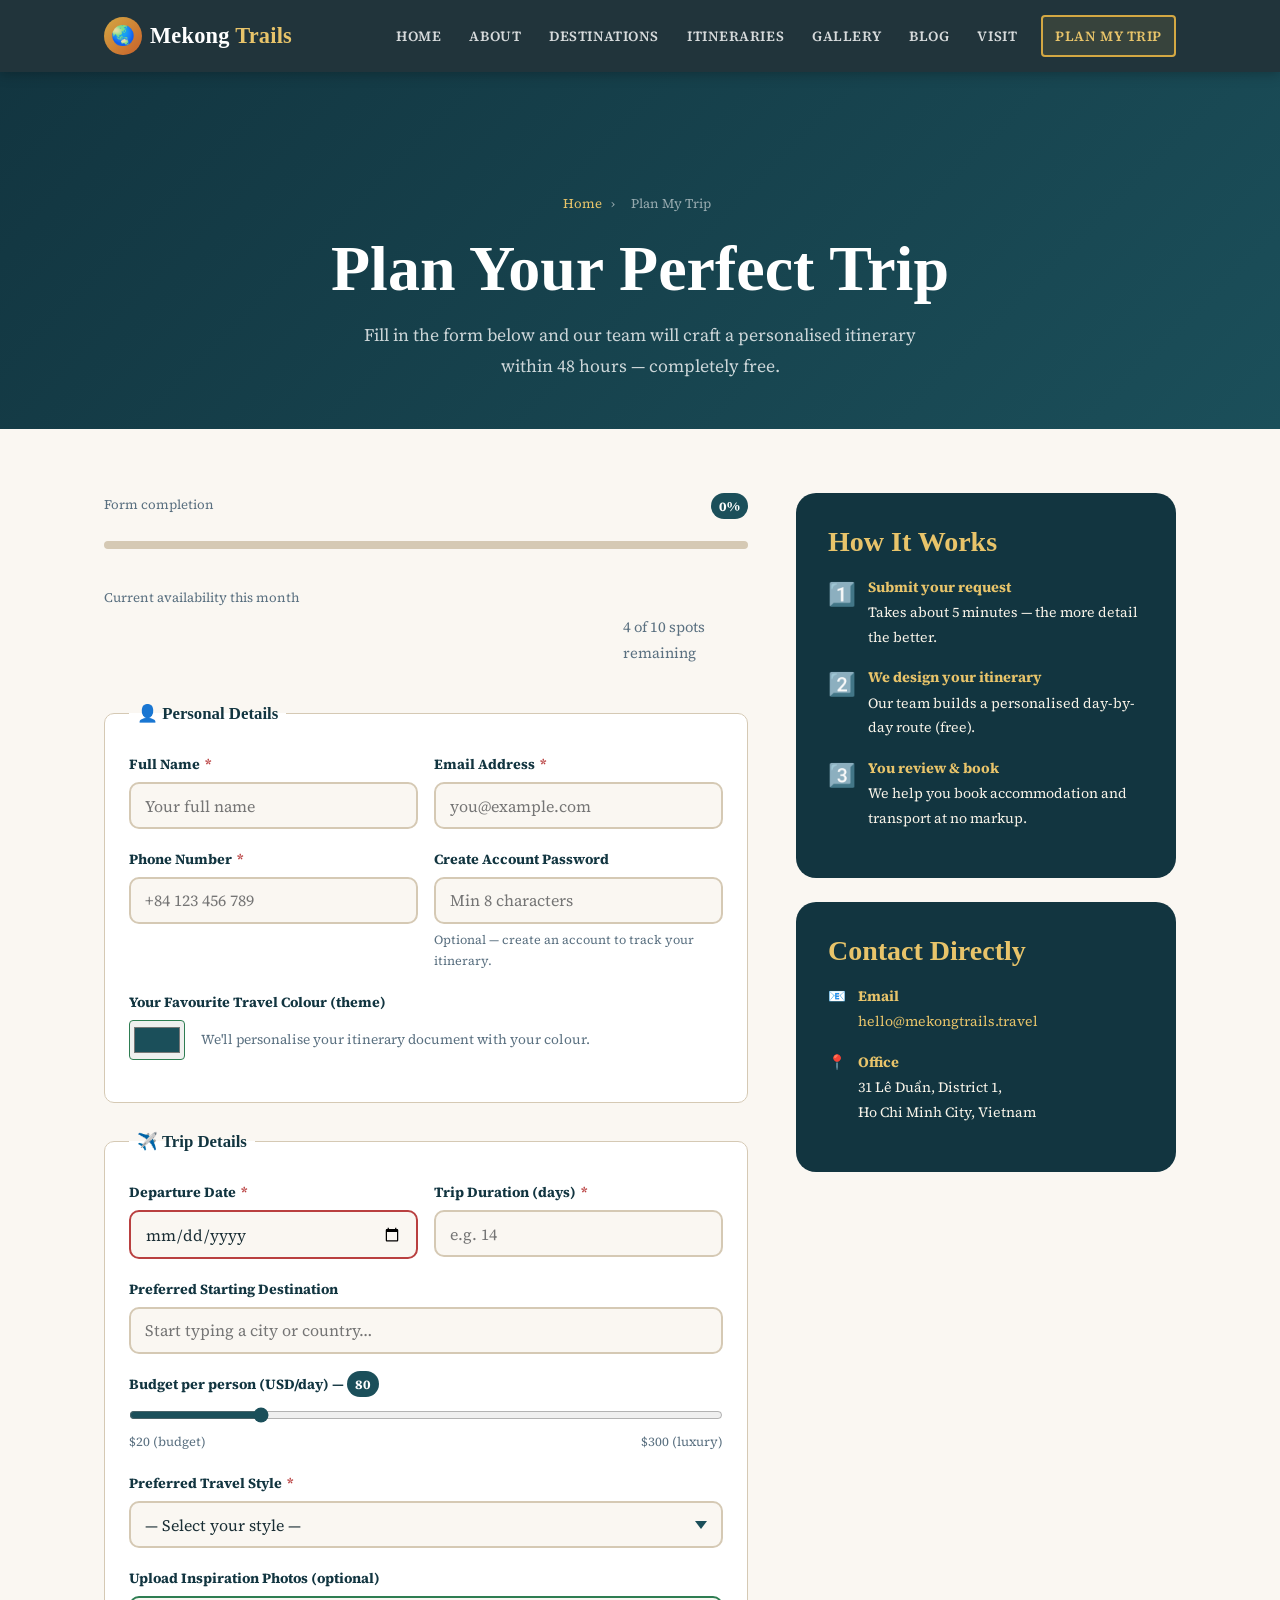
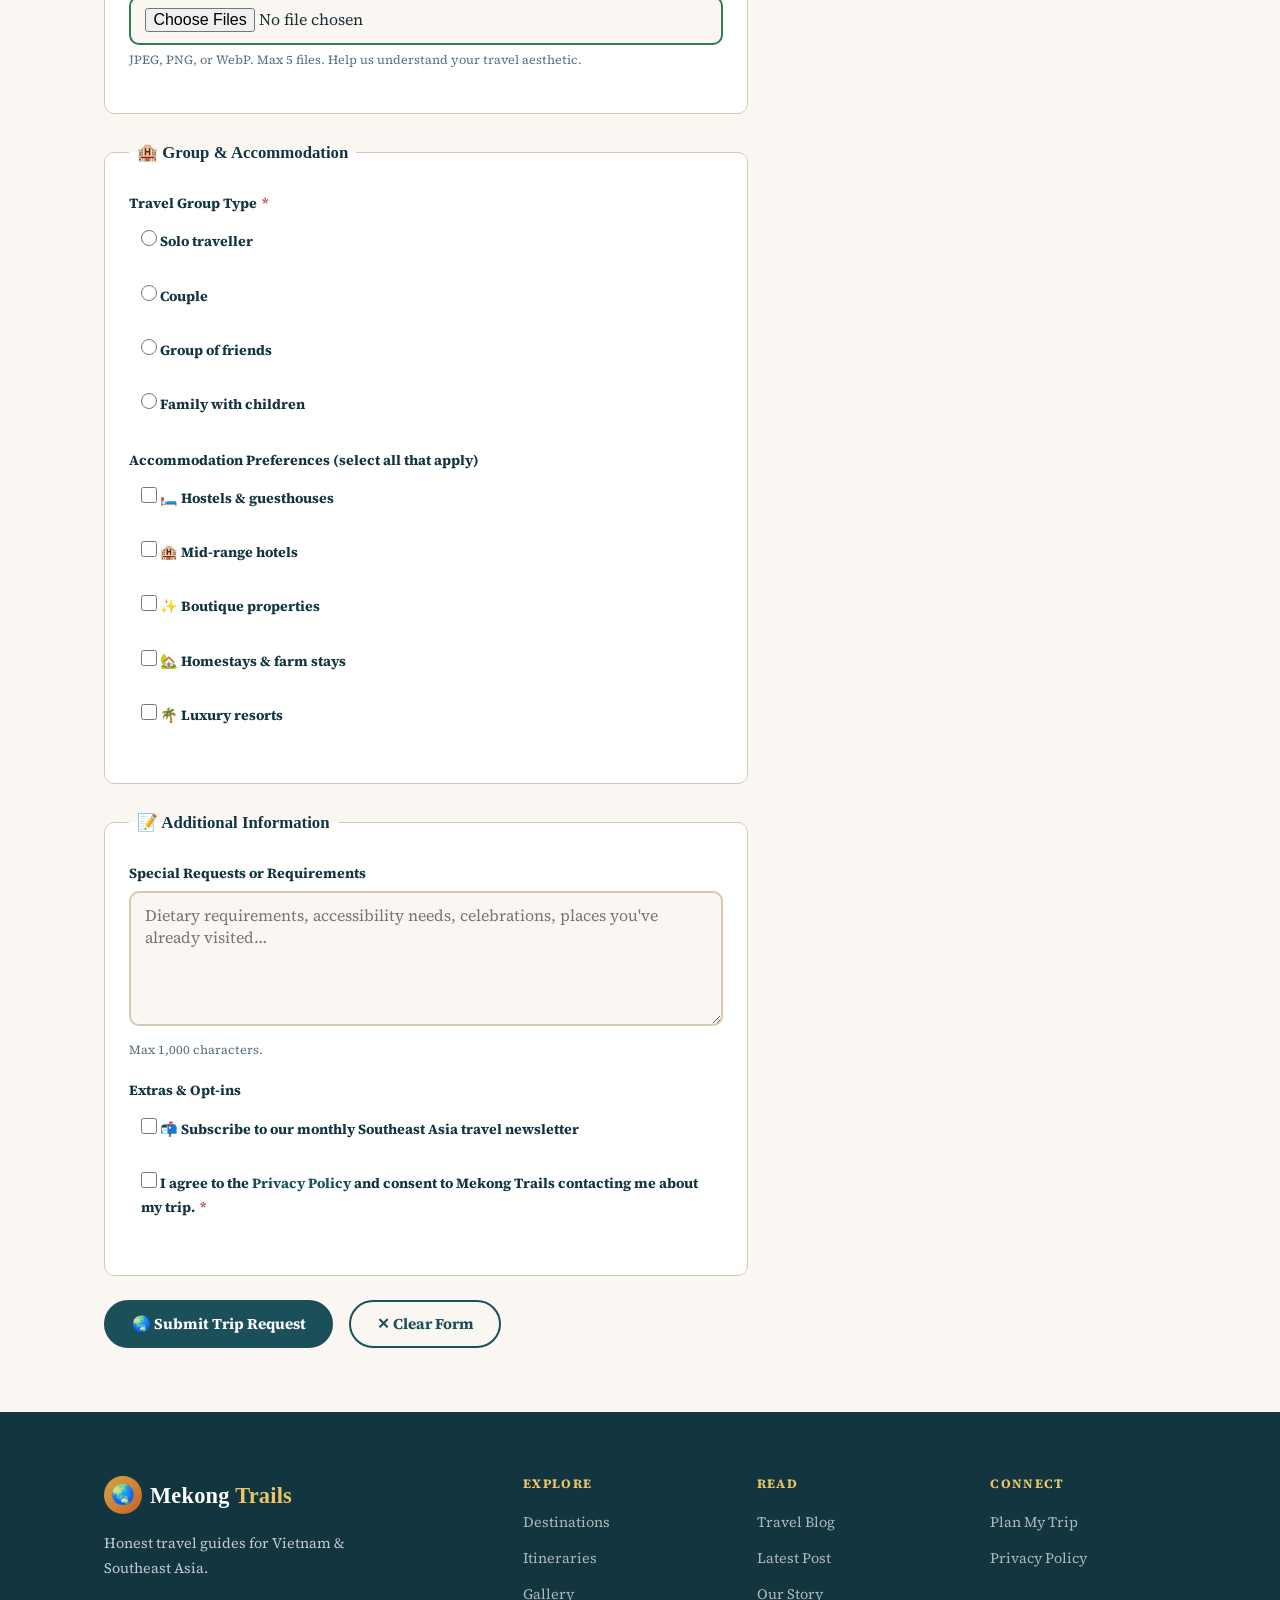
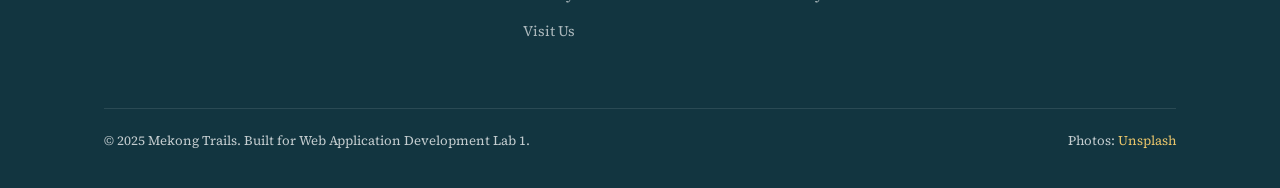
<file: contact.html>
<!DOCTYPE html>
<html lang="en">
<head>
  <meta charset="UTF-8" />
  <meta name="viewport" content="width=device-width, initial-scale=1.0" />
  <meta name="description" content="Plan your perfect Southeast Asia trip with Mekong Trails. Fill in our travel request form and we will design a personalised itinerary just for you." />
  <meta property="og:title"       content="Plan My Trip — Mekong Trails" />
  <meta property="og:description" content="Tell us where you want to go and we'll plan your perfect Southeast Asia journey." />
  <meta property="og:image"       content="https://images.unsplash.com/photo-1559592413-7cec4d0cae2b?w=1200&q=80" />
  <title>Plan My Trip — Mekong Trails</title>
  <link rel="icon" href="https://fav.farm/🌏" type="image/x-icon" />
  <link rel="preconnect" href="https://fonts.googleapis.com" />
  <link rel="preconnect" href="https://fonts.gstatic.com" crossorigin />
  <link href="https://fonts.googleapis.com/css2?family=Cormorant+Garant:ital,wght@0,400;0,600;0,700;1,400&family=Source+Serif+4:ital,opsz,wght@0,8..60,400;0,8..60,600;1,8..60,400&display=swap" rel="stylesheet" />
  <link rel="stylesheet" href="assets/css/styles.css" />
</head>
<body>
  <a class="skip-link" href="#main-content">Skip to main content</a>

  <header class="site-header" role="banner">
    <nav class="nav container" aria-label="Main navigation">
      <a class="nav__logo" href="index.html" aria-label="Mekong Trails home">
        <span class="nav__logo-mark" aria-hidden="true">🌏</span>
        <span class="nav__logo-text">Mekong <span>Trails</span></span>
      </a>
      <button class="nav__toggle" aria-controls="main-nav" aria-expanded="false" aria-label="Toggle menu">
        <span></span><span></span><span></span>
      </button>
      <div class="nav__links" id="main-nav" role="list">
        <a href="index.html"        role="listitem">Home</a>
        <a href="about.html"        role="listitem">About</a>
        <a href="destinations.html" role="listitem">Destinations</a>
        <a href="itineraries.html"  role="listitem">Itineraries</a>
        <a href="gallery.html"      role="listitem">Gallery</a>
        <a href="blog.html"         role="listitem">Blog</a>
        <a href="map.html"          role="listitem">Visit</a>
        <span class="nav__cta"><a href="contact.html" class="btn btn--gold btn--sm">Plan My Trip</a></span>
      </div>
    </nav>
  </header>

  <main id="main-content">
    <section class="page-hero">
      <div class="container">
        <nav class="breadcrumb" aria-label="Breadcrumb">
          <a href="index.html">Home</a><span aria-hidden="true"> › </span><span aria-current="page">Plan My Trip</span>
        </nav>
        <h1>Plan Your Perfect Trip</h1>
        <p>Fill in the form below and our team will craft a personalised itinerary within 48 hours — completely free.</p>
      </div>
    </section>

    <section class="section" aria-labelledby="contact-heading">
      <div class="container">
        <h2 id="contact-heading" class="visually-hidden">Travel Request Form</h2>

        <div class="form-layout">

          <!-- ===== FORM ===== -->
          <div>
            <!-- Progress bar (bonus element) -->
            <div class="form-progress" aria-live="polite">
              <label for="form-progress">
                Form completion
                <span class="range-value" id="progress-pct">0%</span>
              </label>
              <progress id="form-progress" value="0" max="100" aria-label="Form completion progress"></progress>
            </div>

            <!-- Occupancy meter (bonus element) -->
            <div class="form-progress" style="margin-bottom:2rem;">
              <label for="occupancy-meter">Current availability this month</label>
              <div class="meter-wrap">
                <meter id="occupancy-meter" min="0" max="10" low="4" high="8" optimum="5"
                       value="6" aria-label="Current booking availability: 6 of 10 slots filled"></meter>
                <span class="text-muted">4 of 10 spots remaining</span>
              </div>
            </div>

            <form class="contact-form" id="trip-form" novalidate aria-label="Travel request form">

              <!-- Hidden fields -->
              <input type="hidden" name="form_version" value="1.0" />
              <input type="hidden" name="source_page" value="contact.html" />

              <!-- ===== FIELDSET 1: Personal Details ===== -->
              <fieldset>
                <legend>👤 Personal Details</legend>

                <div class="form-row">
                  <div class="form-group">
                    <label for="full-name">Full Name <span class="required" aria-label="required">*</span></label>
                    <input type="text" id="full-name" name="full_name"
                           placeholder="Your full name"
                           required minlength="2" maxlength="80"
                           pattern="[A-Za-zÀ-ÿ\s\-']+"
                           autocomplete="name"
                           aria-required="true"
                           aria-describedby="name-error" />
                    <span class="field-error" id="name-error" role="alert">Please enter your full name (letters only).</span>
                  </div>

                  <div class="form-group">
                    <label for="email">Email Address <span class="required" aria-label="required">*</span></label>
                    <input type="email" id="email" name="email"
                           placeholder="you@example.com"
                           required maxlength="120"
                           autocomplete="email"
                           aria-required="true"
                           aria-describedby="email-error" />
                    <span class="field-error" id="email-error" role="alert">Please enter a valid email address.</span>
                  </div>
                </div>

                <div class="form-row">
                  <div class="form-group">
                    <label for="phone">Phone Number <span class="required" aria-label="required">*</span></label>
                    <input type="tel" id="phone" name="phone"
                           placeholder="+84 123 456 789"
                           required
                           pattern="[\+\d\s\-\(\)]{7,20}"
                           autocomplete="tel"
                           aria-required="true"
                           aria-describedby="phone-error" />
                    <span class="field-error" id="phone-error" role="alert">Please enter a valid phone number.</span>
                  </div>

                  <div class="form-group">
                    <label for="password">Create Account Password</label>
                    <input type="password" id="password" name="password"
                           placeholder="Min 8 characters"
                           minlength="8" maxlength="64"
                           autocomplete="new-password"
                           aria-describedby="pass-hint" />
                    <span class="field-error" id="pass-hint" style="color:var(--clr-text-muted);display:block;font-size:.78rem;margin-top:.3rem;">Optional — create an account to track your itinerary.</span>
                  </div>
                </div>

                <div class="form-group">
                  <label for="favourite-colour">Your Favourite Travel Colour (theme)</label>
                  <div style="display:flex;align-items:center;gap:1rem;">
                    <input type="color" id="favourite-colour" name="favourite_colour" value="#1B4F5A"
                           aria-label="Pick your favourite colour for your personalised travel theme" />
                    <span class="text-muted" style="font-size:.85rem;">We'll personalise your itinerary document with your colour.</span>
                  </div>
                </div>

              </fieldset>

              <!-- ===== FIELDSET 2: Trip Details ===== -->
              <fieldset>
                <legend>✈️ Trip Details</legend>

                <div class="form-row">
                  <div class="form-group">
                    <label for="departure-date">Departure Date <span class="required" aria-label="required">*</span></label>
                    <input type="date" id="departure-date" name="departure_date"
                           required
                           min="2025-01-01"
                           aria-required="true"
                           aria-describedby="date-error" />
                    <span class="field-error" id="date-error" role="alert">Please select a departure date.</span>
                  </div>

                  <div class="form-group">
                    <label for="duration">Trip Duration (days) <span class="required" aria-label="required">*</span></label>
                    <input type="number" id="duration" name="duration_days"
                           placeholder="e.g. 14"
                           required min="3" max="90" step="1"
                           aria-required="true"
                           aria-describedby="duration-error" />
                    <span class="field-error" id="duration-error" role="alert">Please enter a trip duration between 3 and 90 days.</span>
                  </div>
                </div>

                <div class="form-group">
                  <label for="destinations-datalist">Preferred Starting Destination</label>
                  <input type="text" id="destinations-datalist" name="start_destination"
                         list="dest-options"
                         placeholder="Start typing a city or country…"
                         aria-label="Select or type a starting destination" />
                  <datalist id="dest-options">
                    <option value="Ho Chi Minh City, Vietnam" />
                    <option value="Hanoi, Vietnam" />
                    <option value="Đà Nẵng, Vietnam" />
                    <option value="Hội An, Vietnam" />
                    <option value="Siem Reap, Cambodia" />
                    <option value="Phnom Penh, Cambodia" />
                    <option value="Luang Prabang, Laos" />
                    <option value="Vientiane, Laos" />
                    <option value="Bangkok, Thailand" />
                    <option value="Chiang Mai, Thailand" />
                    <option value="Yangon, Myanmar" />
                    <option value="Bagan, Myanmar" />
                  </datalist>
                </div>

                <div class="form-group">
                  <label for="budget-range">Budget per person (USD/day) — <output for="budget-range" id="budget-output" class="range-value">80</output></label>
                  <input type="range" id="budget-range" name="budget_usd_per_day"
                         min="20" max="300" step="10" value="80"
                         aria-describedby="budget-output"
                         aria-label="Daily budget per person in US dollars" />
                  <div class="range-output">
                    <span>$20 (budget)</span>
                    <span>$300 (luxury)</span>
                  </div>
                </div>

                <div class="form-group">
                  <label for="travel-style">Preferred Travel Style <span class="required" aria-label="required">*</span></label>
                  <select id="travel-style" name="travel_style" required
                          aria-required="true"
                          aria-describedby="style-error">
                    <option value="" disabled selected>— Select your style —</option>
                    <optgroup label="Relaxed">
                      <option value="beach">🏖️ Beach &amp; Relaxation</option>
                      <option value="wellness">🧘 Wellness &amp; Retreat</option>
                    </optgroup>
                    <optgroup label="Cultural">
                      <option value="heritage">🏛️ Cultural &amp; Heritage</option>
                      <option value="food">☕ Food &amp; Culinary</option>
                      <option value="photography">📷 Photography Tour</option>
                    </optgroup>
                    <optgroup label="Active">
                      <option value="trekking">🥾 Trekking &amp; Hiking</option>
                      <option value="adventure">🏍️ Motorbike Adventure</option>
                      <option value="cycling">🚲 Cycling</option>
                    </optgroup>
                    <optgroup label="Mixed">
                      <option value="family">👨‍👩‍👧 Family-Friendly</option>
                      <option value="romantic">💑 Romantic &amp; Honeymoon</option>
                    </optgroup>
                  </select>
                  <span class="field-error" id="style-error" role="alert">Please select a travel style.</span>
                </div>

                <div class="form-group">
                  <label for="photo-upload">Upload Inspiration Photos (optional)</label>
                  <input type="file" id="photo-upload" name="inspiration_photos"
                         accept="image/jpeg,image/png,image/webp"
                         multiple
                         aria-describedby="file-hint" />
                  <span id="file-hint" class="text-muted" style="font-size:.78rem;display:block;margin-top:.3rem;">JPEG, PNG, or WebP. Max 5 files. Help us understand your travel aesthetic.</span>
                </div>
              </fieldset>

              <!-- ===== FIELDSET 3: Group & Accommodation ===== -->
              <fieldset>
                <legend>🏨 Group &amp; Accommodation</legend>

                <div class="form-group">
                  <label>Travel Group Type <span class="required" aria-label="required">*</span></label>
                  <div class="radio-group" role="radiogroup" aria-required="true" aria-describedby="group-error">
                    <label class="radio-label">
                      <input type="radio" name="group_type" value="solo" required aria-describedby="group-error" /> Solo traveller
                    </label>
                    <label class="radio-label">
                      <input type="radio" name="group_type" value="couple" /> Couple
                    </label>
                    <label class="radio-label">
                      <input type="radio" name="group_type" value="friends" /> Group of friends
                    </label>
                    <label class="radio-label">
                      <input type="radio" name="group_type" value="family" /> Family with children
                    </label>
                  </div>
                  <span class="field-error" id="group-error" role="alert">Please select a group type.</span>
                </div>

                <div class="form-group">
                  <label>Accommodation Preferences (select all that apply)</label>
                  <div class="checkbox-group">
                    <label class="check-label">
                      <input type="checkbox" name="accom_hostel" value="hostel" /> 🛏️ Hostels &amp; guesthouses
                    </label>
                    <label class="check-label">
                      <input type="checkbox" name="accom_hotel" value="hotel" /> 🏨 Mid-range hotels
                    </label>
                    <label class="check-label">
                      <input type="checkbox" name="accom_boutique" value="boutique" /> ✨ Boutique properties
                    </label>
                    <label class="check-label">
                      <input type="checkbox" name="accom_homestay" value="homestay" /> 🏡 Homestays &amp; farm stays
                    </label>
                    <label class="check-label">
                      <input type="checkbox" name="accom_resort" value="resort" /> 🌴 Luxury resorts
                    </label>
                  </div>
                </div>
              </fieldset>

              <!-- ===== FIELDSET 4: Additional Info ===== -->
              <fieldset>
                <legend>📝 Additional Information</legend>

                <div class="form-group">
                  <label for="special-requests">Special Requests or Requirements</label>
                  <textarea id="special-requests" name="special_requests"
                            placeholder="Dietary requirements, accessibility needs, celebrations, places you've already visited…"
                            rows="5"
                            maxlength="1000"
                            aria-describedby="request-hint"></textarea>
                  <span id="request-hint" class="text-muted" style="font-size:.78rem;display:block;margin-top:.3rem;">Max 1,000 characters.</span>
                </div>

                <div class="form-group">
                  <label>Extras &amp; Opt-ins</label>
                  <div class="checkbox-group">
                    <label class="check-label">
                      <input type="checkbox" name="newsletter" value="yes" /> 📬 Subscribe to our monthly Southeast Asia travel newsletter
                    </label>
                    <label class="check-label" id="privacy-check-wrap">
                      <input type="checkbox" name="privacy_consent" value="agreed" required
                             aria-required="true" aria-describedby="privacy-error" />
                      I agree to the <a href="policy.html" target="_blank">Privacy Policy</a> and consent to Mekong Trails contacting me about my trip. <span class="required" aria-label="required">*</span>
                    </label>
                    <span class="field-error" id="privacy-error" role="alert">You must agree to the privacy policy to submit.</span>
                  </div>
                </div>
              </fieldset>

              <!-- ===== FORM ACTIONS ===== -->
              <div class="form-actions">
                <button type="submit" class="btn btn--primary" aria-label="Submit your trip request">
                  🌏 Submit Trip Request
                </button>
                <button type="reset" class="btn btn--outline" aria-label="Clear the form">
                  ✕ Clear Form
                </button>
              </div>

            </form>

            <!-- Success message -->
            <div class="form-success" role="alert" aria-live="assertive">
              ✅ Thank you! Your trip request has been received. Our team will be in touch within 48 hours.
            </div>
          </div>

          <!-- ===== SIDEBAR INFO ===== -->
          <aside class="form-info" aria-label="Contact information">
            <div class="form-info-card">
              <h3>How It Works</h3>
              <div class="form-info-item">
                <span style="font-size:1.4rem;">1️⃣</span>
                <div><strong>Submit your request</strong><p style="margin:0;font-size:.88rem;color:var(--clr-sand);">Takes about 5 minutes — the more detail the better.</p></div>
              </div>
              <div class="form-info-item">
                <span style="font-size:1.4rem;">2️⃣</span>
                <div><strong>We design your itinerary</strong><p style="margin:0;font-size:.88rem;color:var(--clr-sand);">Our team builds a personalised day-by-day route (free).</p></div>
              </div>
              <div class="form-info-item">
                <span style="font-size:1.4rem;">3️⃣</span>
                <div><strong>You review &amp; book</strong><p style="margin:0;font-size:.88rem;color:var(--clr-sand);">We help you book accommodation and transport at no markup.</p></div>
              </div>
            </div>

            <div class="form-info-card">
              <h3>Contact Directly</h3>
              <div class="form-info-item">
                <span>📧</span>
                <div><strong>Email</strong><a href="mailto:hello@mekongtrails.travel" style="color:var(--clr-gold-light);display:block;font-size:.88rem;">hello@mekongtrails.travel</a></div>
              </div>
              <div class="form-info-item">
                <span>📍</span>
                <div><strong>Office</strong><span style="display:block;font-size:.88rem;color:var(--clr-sand);">31 Lê Duẩn, District 1,<br>Ho Chi Minh City, Vietnam</span></div>
              </div>
            </div>
          </aside>

        </div>
      </div>
    </section>
  </main>

  <footer class="site-footer" role="contentinfo">
    <div class="container">
      <div class="footer-top">
        <div class="footer-brand">
          <a class="nav__logo" href="index.html" aria-label="Mekong Trails home">
            <span class="nav__logo-mark" aria-hidden="true">🌏</span>
            <span class="nav__logo-text">Mekong <span>Trails</span></span>
          </a>
          <p>Honest travel guides for Vietnam &amp; Southeast Asia.</p>
        </div>
        <div class="footer-col"><h4>Explore</h4><ul><li><a href="destinations.html">Destinations</a></li><li><a href="itineraries.html">Itineraries</a></li><li><a href="gallery.html">Gallery</a></li><li><a href="map.html">Visit Us</a></li></ul></div>
        <div class="footer-col"><h4>Read</h4><ul><li><a href="blog.html">Travel Blog</a></li><li><a href="post-1.html">Latest Post</a></li><li><a href="about.html">Our Story</a></li></ul></div>
        <div class="footer-col"><h4>Connect</h4><ul><li><a href="contact.html">Plan My Trip</a></li><li><a href="policy.html">Privacy Policy</a></li></ul></div>
      </div>
      <div class="footer-bottom">
        <p>&copy; 2025 Mekong Trails. Built for Web Application Development Lab 1.</p>
        <p>Photos: <a href="https://unsplash.com" target="_blank" rel="noopener">Unsplash</a></p>
      </div>
    </div>
  </footer>

  <script src="assets/js/main.js"></script>
  <script>
    // Range live output
    const budgetRange  = document.getElementById('budget-range');
    const budgetOutput = document.getElementById('budget-output');
    budgetRange.addEventListener('input', () => { budgetOutput.textContent = '$' + budgetRange.value; });
  </script>
</body>
</html>
</file>
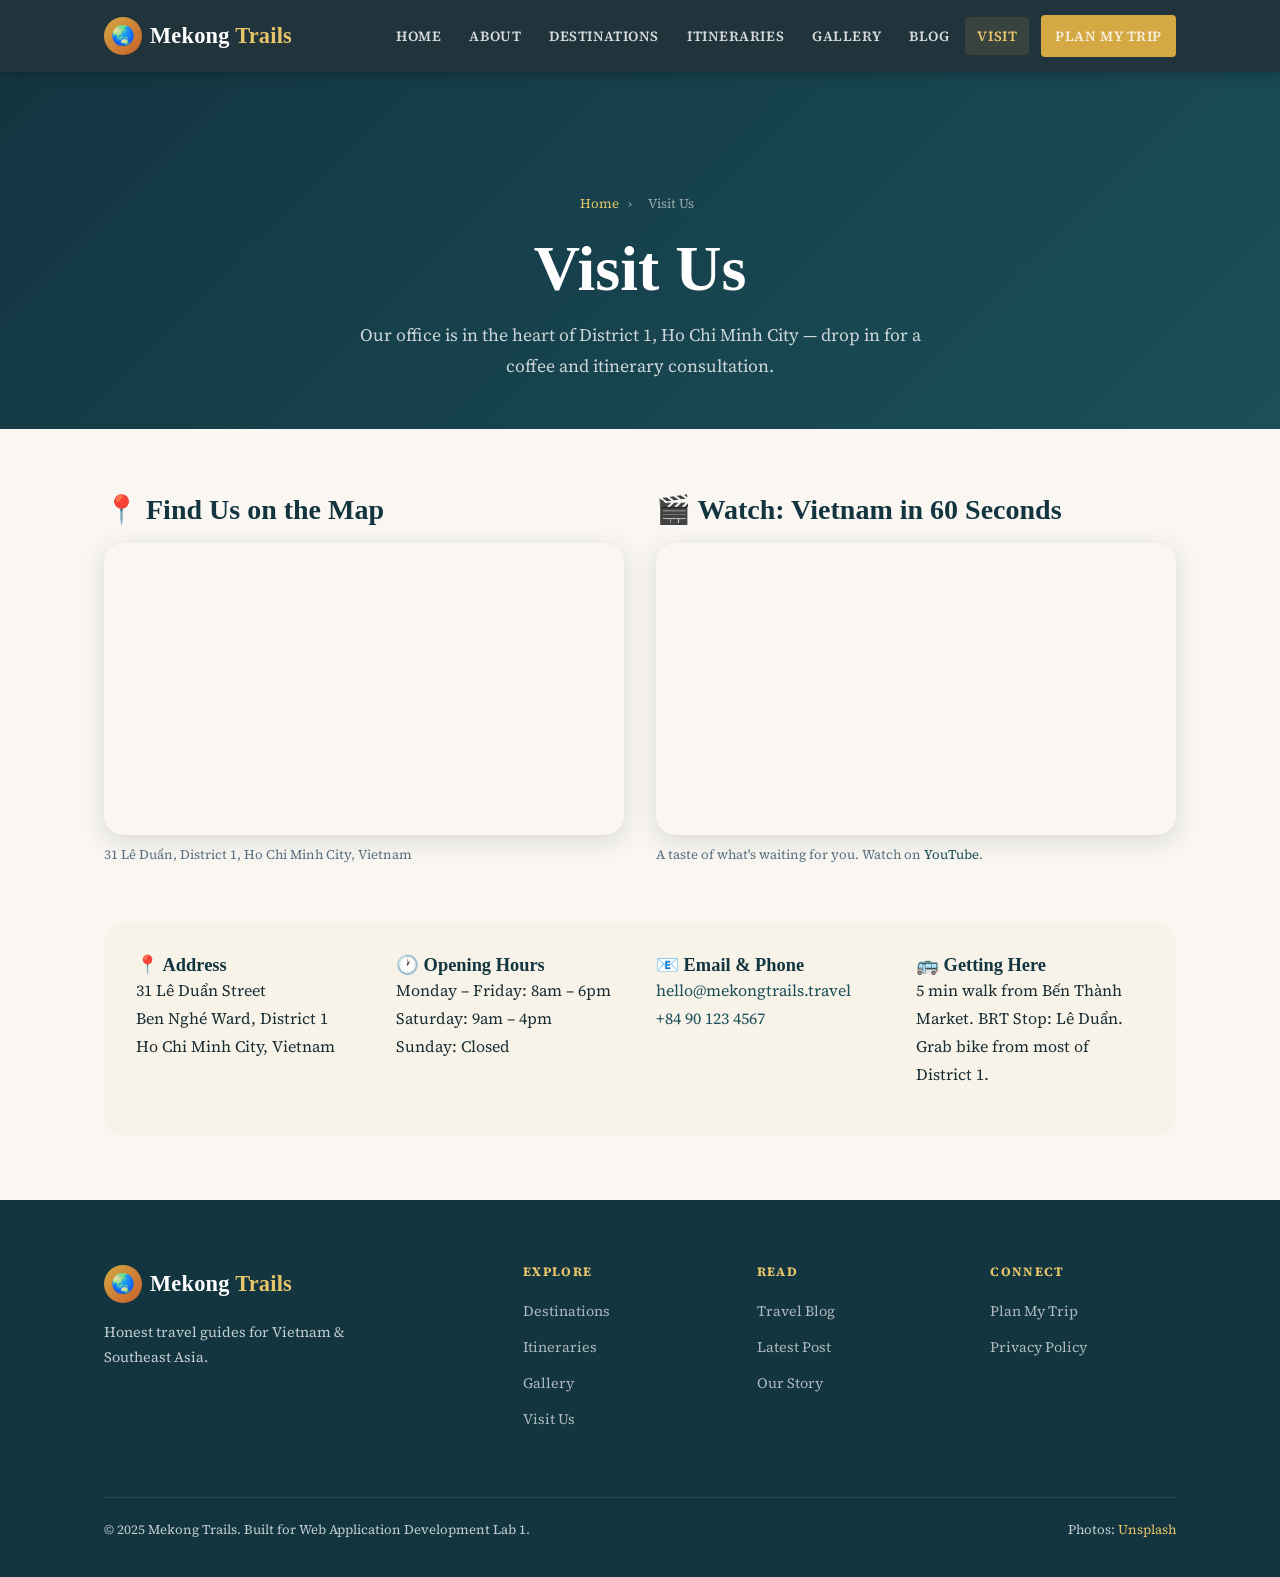
<file: map.html>
<!DOCTYPE html>
<html lang="en">
<head>
  <meta charset="UTF-8" />
  <meta name="viewport" content="width=device-width, initial-scale=1.0" />
  <meta name="description" content="Visit the Mekong Trails office in Ho Chi Minh City. Find us on Google Maps, watch our Southeast Asia travel video, and get directions." />
  <meta property="og:title"       content="Visit Us — Mekong Trails" />
  <meta property="og:description" content="Find the Mekong Trails office in Ho Chi Minh City — map, directions, and opening hours." />
  <meta property="og:image"       content="https://images.unsplash.com/photo-1596422846543-75c6fc197f07?w=1200&q=80" />
  <title>Visit Us — Mekong Trails</title>
  <link rel="icon" href="https://fav.farm/🌏" type="image/x-icon" />
  <link rel="preconnect" href="https://fonts.googleapis.com" />
  <link rel="preconnect" href="https://fonts.gstatic.com" crossorigin />
  <link href="https://fonts.googleapis.com/css2?family=Cormorant+Garant:ital,wght@0,400;0,600;0,700;1,400&family=Source+Serif+4:ital,opsz,wght@0,8..60,400;0,8..60,600;1,8..60,400&display=swap" rel="stylesheet" />
  <link rel="stylesheet" href="assets/css/styles.css" />
</head>
<body>
  <a class="skip-link" href="#main-content">Skip to main content</a>

  <header class="site-header" role="banner">
    <nav class="nav container" aria-label="Main navigation">
      <a class="nav__logo" href="index.html" aria-label="Mekong Trails home">
        <span class="nav__logo-mark" aria-hidden="true">🌏</span>
        <span class="nav__logo-text">Mekong <span>Trails</span></span>
      </a>
      <button class="nav__toggle" aria-controls="main-nav" aria-expanded="false" aria-label="Toggle menu">
        <span></span><span></span><span></span>
      </button>
      <div class="nav__links" id="main-nav" role="list">
        <a href="index.html"        role="listitem">Home</a>
        <a href="about.html"        role="listitem">About</a>
        <a href="destinations.html" role="listitem">Destinations</a>
        <a href="itineraries.html"  role="listitem">Itineraries</a>
        <a href="gallery.html"      role="listitem">Gallery</a>
        <a href="blog.html"         role="listitem">Blog</a>
        <a href="map.html"          role="listitem">Visit</a>
        <span class="nav__cta"><a href="contact.html" class="btn btn--gold btn--sm">Plan My Trip</a></span>
      </div>
    </nav>
  </header>

  <main id="main-content">
    <section class="page-hero">
      <div class="container">
        <nav class="breadcrumb" aria-label="Breadcrumb">
          <a href="index.html">Home</a><span aria-hidden="true"> › </span><span aria-current="page">Visit Us</span>
        </nav>
        <h1>Visit Us</h1>
        <p>Our office is in the heart of District 1, Ho Chi Minh City — drop in for a coffee and itinerary consultation.</p>
      </div>
    </section>

    <!-- Map + Video section -->
    <section class="section" aria-labelledby="map-heading">
      <div class="container">
        <h2 id="map-heading" class="visually-hidden">Office location and travel video</h2>

        <div class="map-grid">

          <!-- Google Maps iframe -->
          <div>
            <h3 style="margin-bottom:1rem;">📍 Find Us on the Map</h3>
            <div class="iframe-wrap">
              <iframe
                src="https://www.google.com/maps/embed?pb=!1m18!1m12!1m3!1d3919.4487714948!2d106.6944428!3d10.7763897!2m3!1f0!2f0!3f0!3m2!1i1024!2i768!4f13.1!3m3!1m2!1s0x31752f38f9ed887b%3A0x14aded5703768989!2sLe%20Duan%2C%20Ben%20Nghe%2C%20District%201%2C%20Ho%20Chi%20Minh%20City!5e0!3m2!1sen!2svn!4v1697000000000!5m2!1sen!2svn"
                width="100%"
                height="100%"
                style="border:0;"
                allowfullscreen=""
                loading="lazy"
                referrerpolicy="no-referrer-when-downgrade"
                title="Mekong Trails office location on Google Maps — 31 Lê Duẩn, District 1, Ho Chi Minh City"
                aria-label="Google Maps showing Mekong Trails office location in District 1, Ho Chi Minh City">
              </iframe>
            </div>
            <p class="text-muted" style="margin-top:.5rem;font-size:.82rem;">31 Lê Duẩn, District 1, Ho Chi Minh City, Vietnam</p>
          </div>

          <!-- YouTube iframe -->
          <div>
            <h3 style="margin-bottom:1rem;">🎬 Watch: Vietnam in 60 Seconds</h3>
            <div class="iframe-wrap">
              <iframe
                src="https://www.youtube.com/embed/PpBCc9DYvKk"
                width="100%"
                height="100%"
                style="border:0;"
                allowfullscreen
                allow="accelerometer; autoplay; clipboard-write; encrypted-media; gyroscope; picture-in-picture"
                loading="lazy"
                title="YouTube video: Vietnam travel highlights — Mekong Trails"
                aria-label="YouTube video showing highlights of Vietnam travel destinations">
              </iframe>
            </div>
            <p class="text-muted" style="margin-top:.5rem;font-size:.82rem;">A taste of what's waiting for you. Watch on <a href="https://www.youtube.com" target="_blank" rel="noopener">YouTube</a>.</p>
          </div>

        </div>

        <!-- Office info -->
        <div class="section--alt" style="border-radius:var(--radius-lg);padding:2rem;margin-top:2.5rem;display:grid;grid-template-columns:repeat(auto-fill,minmax(220px,1fr));gap:2rem;">
          <div>
            <h4>📍 Address</h4>
            <p>31 Lê Duẩn Street<br />Ben Nghé Ward, District 1<br />Ho Chi Minh City, Vietnam</p>
          </div>
          <div>
            <h4>🕐 Opening Hours</h4>
            <p>Monday – Friday: 8am – 6pm<br />Saturday: 9am – 4pm<br />Sunday: Closed</p>
          </div>
          <div>
            <h4>📧 Email &amp; Phone</h4>
            <p><a href="mailto:hello@mekongtrails.travel">hello@mekongtrails.travel</a><br /><a href="tel:+84901234567">+84 90 123 4567</a></p>
          </div>
          <div>
            <h4>🚌 Getting Here</h4>
            <p>5 min walk from Bến Thành Market. BRT Stop: Lê Duẩn. Grab bike from most of District 1.</p>
          </div>
        </div>
      </div>
    </section>

  </main>

  <footer class="site-footer" role="contentinfo">
    <div class="container">
      <div class="footer-top">
        <div class="footer-brand">
          <a class="nav__logo" href="index.html" aria-label="Mekong Trails home">
            <span class="nav__logo-mark" aria-hidden="true">🌏</span>
            <span class="nav__logo-text">Mekong <span>Trails</span></span>
          </a>
          <p>Honest travel guides for Vietnam &amp; Southeast Asia.</p>
        </div>
        <div class="footer-col"><h4>Explore</h4><ul><li><a href="destinations.html">Destinations</a></li><li><a href="itineraries.html">Itineraries</a></li><li><a href="gallery.html">Gallery</a></li><li><a href="map.html">Visit Us</a></li></ul></div>
        <div class="footer-col"><h4>Read</h4><ul><li><a href="blog.html">Travel Blog</a></li><li><a href="post-1.html">Latest Post</a></li><li><a href="about.html">Our Story</a></li></ul></div>
        <div class="footer-col"><h4>Connect</h4><ul><li><a href="contact.html">Plan My Trip</a></li><li><a href="policy.html">Privacy Policy</a></li></ul></div>
      </div>
      <div class="footer-bottom">
        <p>&copy; 2025 Mekong Trails. Built for Web Application Development Lab 1.</p>
        <p>Photos: <a href="https://unsplash.com" target="_blank" rel="noopener">Unsplash</a></p>
      </div>
    </div>
  </footer>
  <script src="assets/js/main.js"></script>
</body>
</html>
</file>
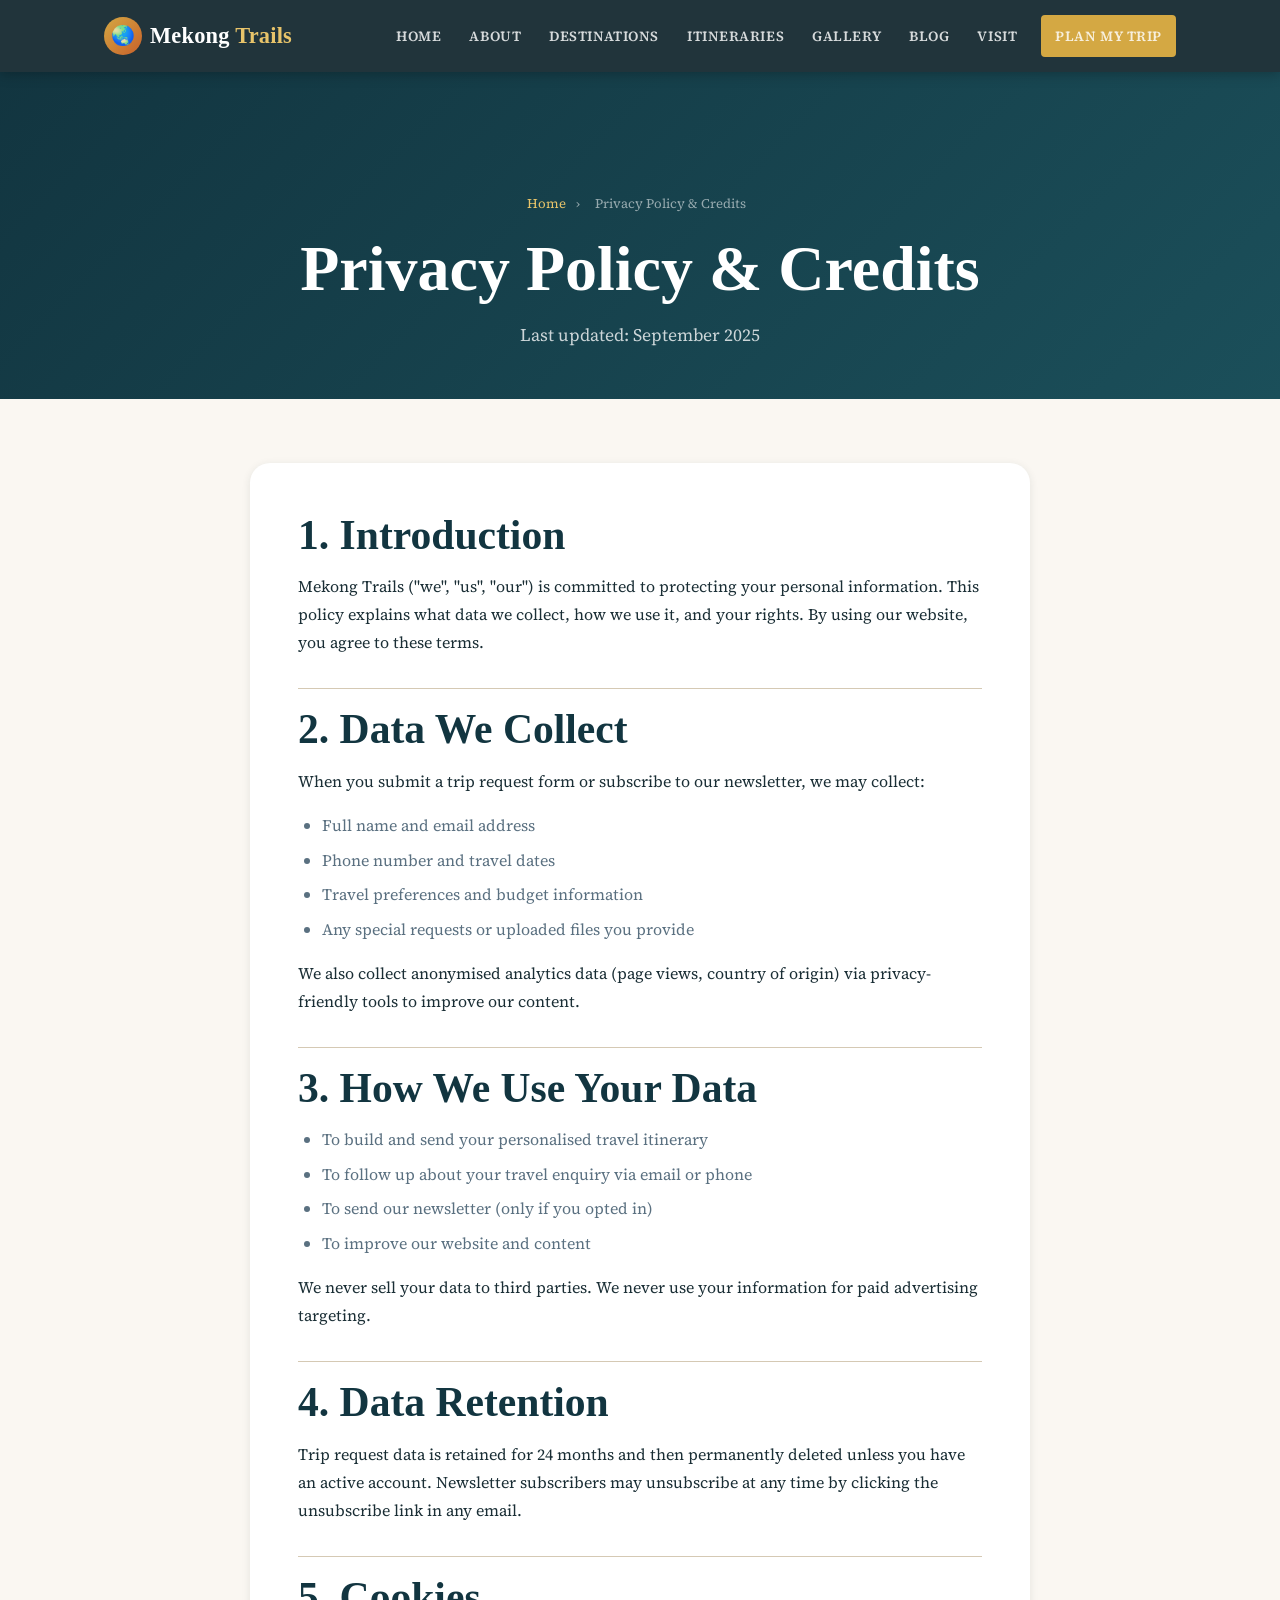
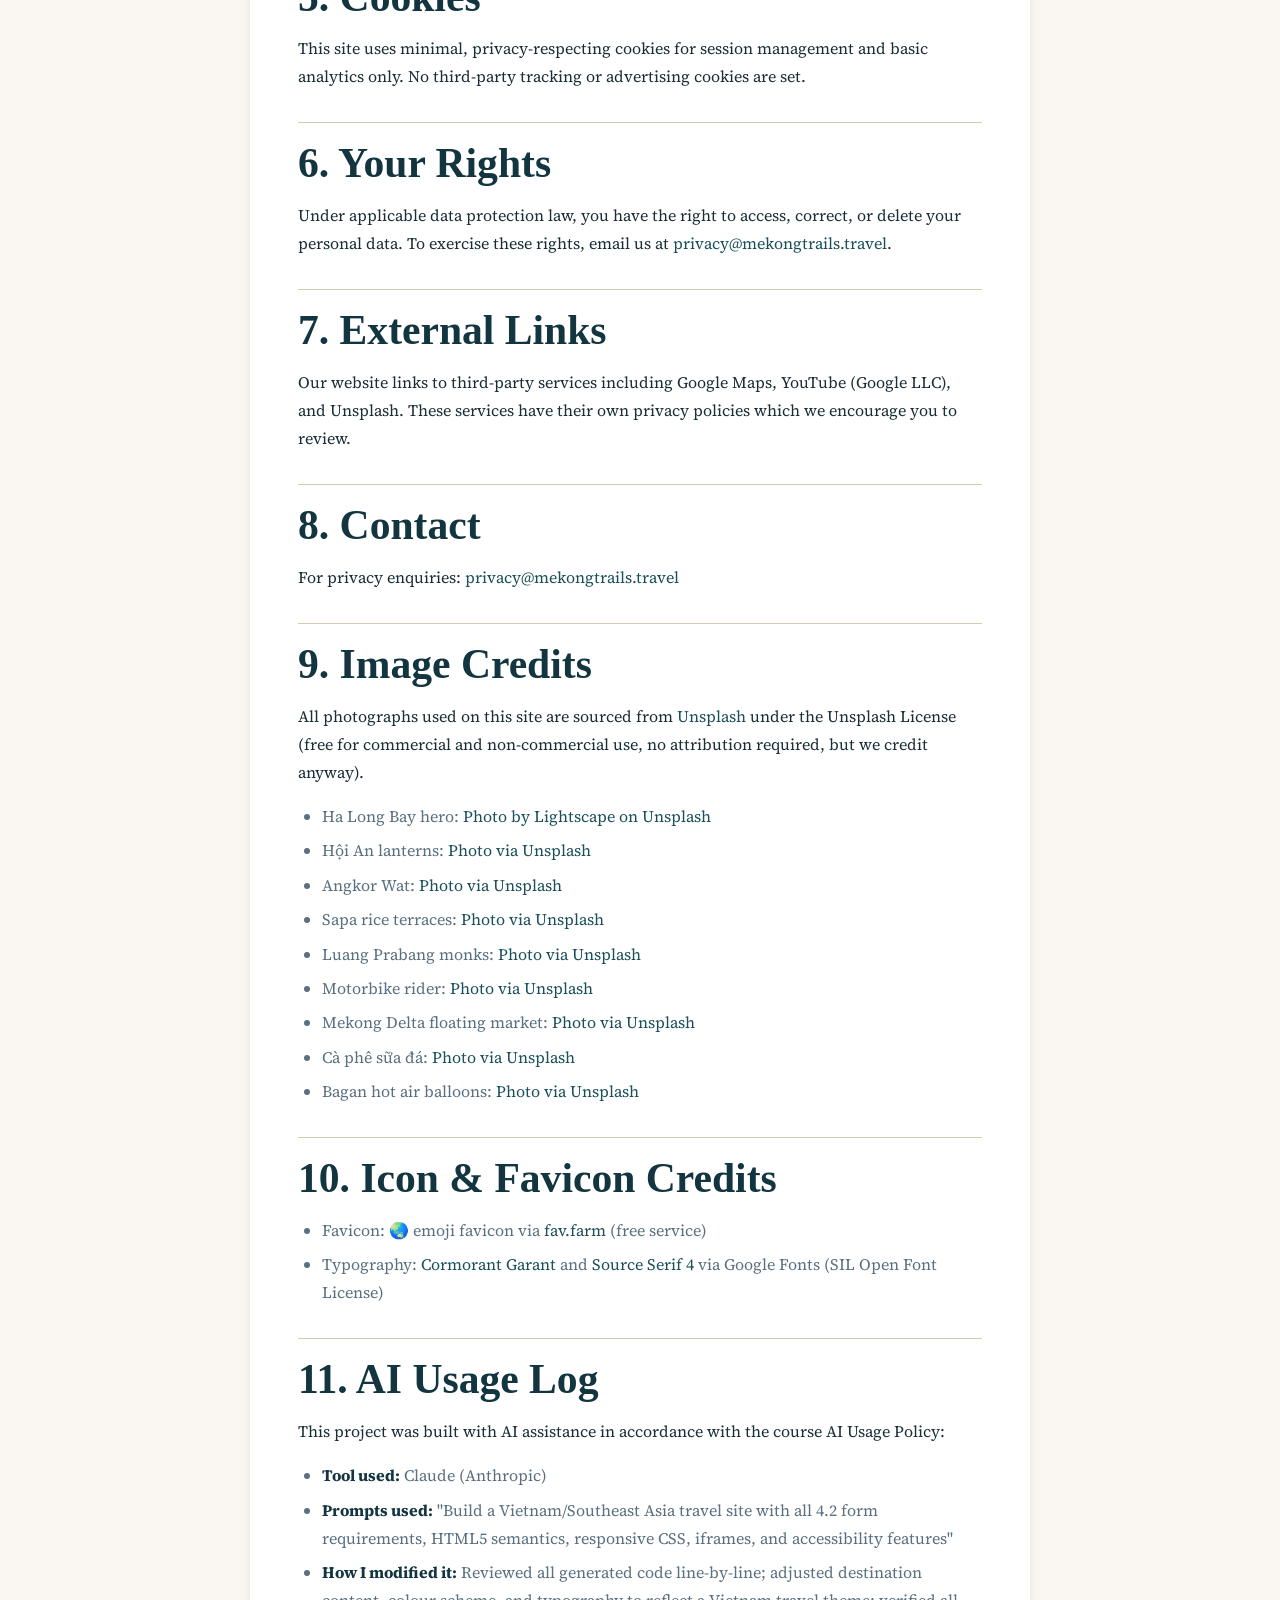
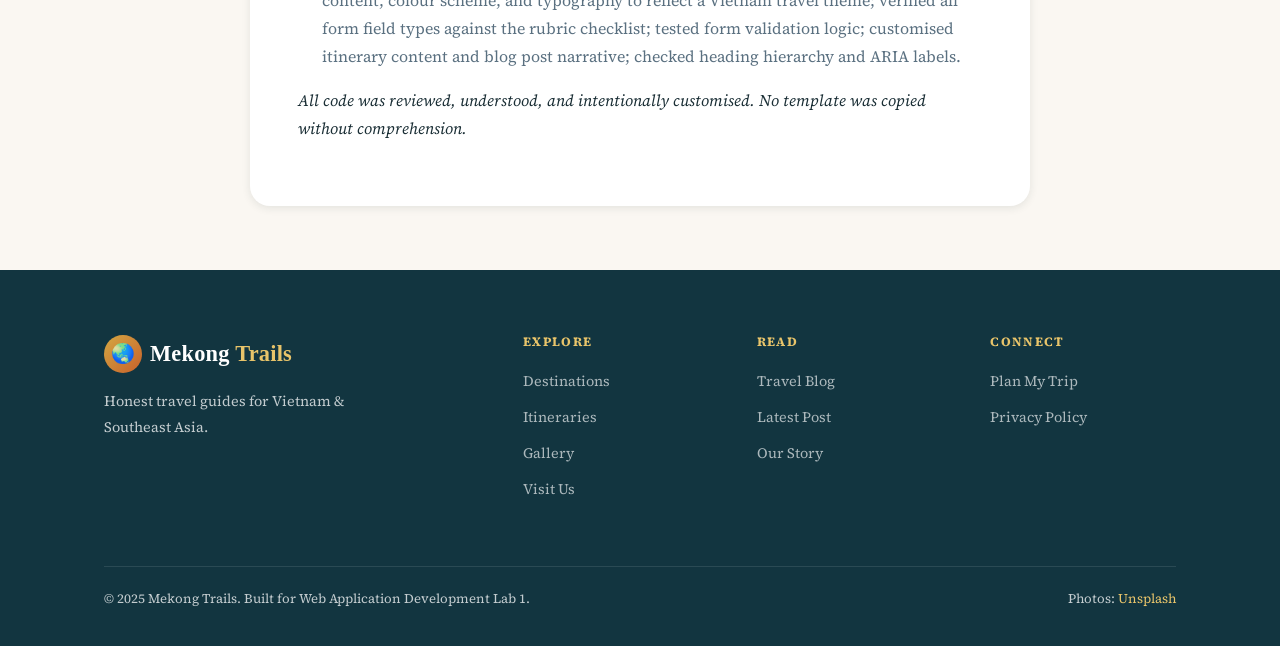
<file: policy.html>
<!DOCTYPE html>
<html lang="en">
<head>
  <meta charset="UTF-8" />
  <meta name="viewport" content="width=device-width, initial-scale=1.0" />
  <meta name="description" content="Mekong Trails privacy policy, terms of use, and image/icon credits." />
  <meta property="og:title"       content="Privacy Policy &amp; Credits — Mekong Trails" />
  <meta property="og:description" content="Privacy policy, terms, and image credits for Mekong Trails." />
  <title>Privacy Policy &amp; Credits — Mekong Trails</title>
  <link rel="icon" href="https://fav.farm/🌏" type="image/x-icon" />
  <link rel="preconnect" href="https://fonts.googleapis.com" />
  <link rel="preconnect" href="https://fonts.gstatic.com" crossorigin />
  <link href="https://fonts.googleapis.com/css2?family=Cormorant+Garant:ital,wght@0,400;0,600;0,700;1,400&family=Source+Serif+4:ital,opsz,wght@0,8..60,400;0,8..60,600;1,8..60,400&display=swap" rel="stylesheet" />
  <link rel="stylesheet" href="assets/css/styles.css" />
</head>
<body>
  <a class="skip-link" href="#main-content">Skip to main content</a>

  <header class="site-header" role="banner">
    <nav class="nav container" aria-label="Main navigation">
      <a class="nav__logo" href="index.html" aria-label="Mekong Trails home">
        <span class="nav__logo-mark" aria-hidden="true">🌏</span>
        <span class="nav__logo-text">Mekong <span>Trails</span></span>
      </a>
      <button class="nav__toggle" aria-controls="main-nav" aria-expanded="false" aria-label="Toggle menu">
        <span></span><span></span><span></span>
      </button>
      <div class="nav__links" id="main-nav" role="list">
        <a href="index.html"        role="listitem">Home</a>
        <a href="about.html"        role="listitem">About</a>
        <a href="destinations.html" role="listitem">Destinations</a>
        <a href="itineraries.html"  role="listitem">Itineraries</a>
        <a href="gallery.html"      role="listitem">Gallery</a>
        <a href="blog.html"         role="listitem">Blog</a>
        <a href="map.html"          role="listitem">Visit</a>
        <span class="nav__cta"><a href="contact.html" class="btn btn--gold btn--sm">Plan My Trip</a></span>
      </div>
    </nav>
  </header>

  <main id="main-content">
    <section class="page-hero">
      <div class="container">
        <nav class="breadcrumb" aria-label="Breadcrumb">
          <a href="index.html">Home</a><span aria-hidden="true"> › </span><span aria-current="page">Privacy Policy &amp; Credits</span>
        </nav>
        <h1>Privacy Policy &amp; Credits</h1>
        <p>Last updated: September 2025</p>
      </div>
    </section>

    <section class="section" aria-labelledby="policy-heading">
      <div class="container">
        <h2 id="policy-heading" class="visually-hidden">Policy content</h2>
        <div class="policy-content">

          <h2>1. Introduction</h2>
          <p>Mekong Trails ("we", "us", "our") is committed to protecting your personal information. This policy explains what data we collect, how we use it, and your rights. By using our website, you agree to these terms.</p>

          <h2>2. Data We Collect</h2>
          <p>When you submit a trip request form or subscribe to our newsletter, we may collect:</p>
          <ul>
            <li>Full name and email address</li>
            <li>Phone number and travel dates</li>
            <li>Travel preferences and budget information</li>
            <li>Any special requests or uploaded files you provide</li>
          </ul>
          <p>We also collect anonymised analytics data (page views, country of origin) via privacy-friendly tools to improve our content.</p>

          <h2>3. How We Use Your Data</h2>
          <ul>
            <li>To build and send your personalised travel itinerary</li>
            <li>To follow up about your travel enquiry via email or phone</li>
            <li>To send our newsletter (only if you opted in)</li>
            <li>To improve our website and content</li>
          </ul>
          <p>We never sell your data to third parties. We never use your information for paid advertising targeting.</p>

          <h2>4. Data Retention</h2>
          <p>Trip request data is retained for 24 months and then permanently deleted unless you have an active account. Newsletter subscribers may unsubscribe at any time by clicking the unsubscribe link in any email.</p>

          <h2>5. Cookies</h2>
          <p>This site uses minimal, privacy-respecting cookies for session management and basic analytics only. No third-party tracking or advertising cookies are set.</p>

          <h2>6. Your Rights</h2>
          <p>Under applicable data protection law, you have the right to access, correct, or delete your personal data. To exercise these rights, email us at <a href="mailto:privacy@mekongtrails.travel">privacy@mekongtrails.travel</a>.</p>

          <h2>7. External Links</h2>
          <p>Our website links to third-party services including Google Maps, YouTube (Google LLC), and Unsplash. These services have their own privacy policies which we encourage you to review.</p>

          <h2>8. Contact</h2>
          <p>For privacy enquiries: <a href="mailto:privacy@mekongtrails.travel">privacy@mekongtrails.travel</a></p>

          <h2>9. Image Credits</h2>
          <p>All photographs used on this site are sourced from <a href="https://unsplash.com" target="_blank" rel="noopener">Unsplash</a> under the Unsplash License (free for commercial and non-commercial use, no attribution required, but we credit anyway).</p>
          <ul>
            <li>Ha Long Bay hero: <a href="https://unsplash.com/photos/kM-KZuTOlr8" target="_blank" rel="noopener">Photo by Lightscape on Unsplash</a></li>
            <li>Hội An lanterns: <a href="https://unsplash.com" target="_blank" rel="noopener">Photo via Unsplash</a></li>
            <li>Angkor Wat: <a href="https://unsplash.com" target="_blank" rel="noopener">Photo via Unsplash</a></li>
            <li>Sapa rice terraces: <a href="https://unsplash.com" target="_blank" rel="noopener">Photo via Unsplash</a></li>
            <li>Luang Prabang monks: <a href="https://unsplash.com" target="_blank" rel="noopener">Photo via Unsplash</a></li>
            <li>Motorbike rider: <a href="https://unsplash.com" target="_blank" rel="noopener">Photo via Unsplash</a></li>
            <li>Mekong Delta floating market: <a href="https://unsplash.com" target="_blank" rel="noopener">Photo via Unsplash</a></li>
            <li>Cà phê sữa đá: <a href="https://unsplash.com" target="_blank" rel="noopener">Photo via Unsplash</a></li>
            <li>Bagan hot air balloons: <a href="https://unsplash.com" target="_blank" rel="noopener">Photo via Unsplash</a></li>
          </ul>

          <h2>10. Icon &amp; Favicon Credits</h2>
          <ul>
            <li>Favicon: 🌏 emoji favicon via <a href="https://fav.farm" target="_blank" rel="noopener">fav.farm</a> (free service)</li>
            <li>Typography: <a href="https://fonts.google.com/specimen/Cormorant+Garant" target="_blank" rel="noopener">Cormorant Garant</a> and <a href="https://fonts.google.com/specimen/Source+Serif+4" target="_blank" rel="noopener">Source Serif 4</a> via Google Fonts (SIL Open Font License)</li>
          </ul>

          <h2>11. AI Usage Log</h2>
          <p>This project was built with AI assistance in accordance with the course AI Usage Policy:</p>
          <ul>
            <li><strong>Tool used:</strong> Claude (Anthropic)</li>
            <li><strong>Prompts used:</strong> "Build a Vietnam/Southeast Asia travel site with all 4.2 form requirements, HTML5 semantics, responsive CSS, iframes, and accessibility features"</li>
            <li><strong>How I modified it:</strong> Reviewed all generated code line-by-line; adjusted destination content, colour scheme, and typography to reflect a Vietnam travel theme; verified all form field types against the rubric checklist; tested form validation logic; customised itinerary content and blog post narrative; checked heading hierarchy and ARIA labels.</li>
          </ul>
          <p><em>All code was reviewed, understood, and intentionally customised. No template was copied without comprehension.</em></p>

        </div>
      </div>
    </section>
  </main>

  <footer class="site-footer" role="contentinfo">
    <div class="container">
      <div class="footer-top">
        <div class="footer-brand">
          <a class="nav__logo" href="index.html" aria-label="Mekong Trails home">
            <span class="nav__logo-mark" aria-hidden="true">🌏</span>
            <span class="nav__logo-text">Mekong <span>Trails</span></span>
          </a>
          <p>Honest travel guides for Vietnam &amp; Southeast Asia.</p>
        </div>
        <div class="footer-col"><h4>Explore</h4><ul><li><a href="destinations.html">Destinations</a></li><li><a href="itineraries.html">Itineraries</a></li><li><a href="gallery.html">Gallery</a></li><li><a href="map.html">Visit Us</a></li></ul></div>
        <div class="footer-col"><h4>Read</h4><ul><li><a href="blog.html">Travel Blog</a></li><li><a href="post-1.html">Latest Post</a></li><li><a href="about.html">Our Story</a></li></ul></div>
        <div class="footer-col"><h4>Connect</h4><ul><li><a href="contact.html">Plan My Trip</a></li><li><a href="policy.html">Privacy Policy</a></li></ul></div>
      </div>
      <div class="footer-bottom">
        <p>&copy; 2025 Mekong Trails. Built for Web Application Development Lab 1.</p>
        <p>Photos: <a href="https://unsplash.com" target="_blank" rel="noopener">Unsplash</a></p>
      </div>
    </div>
  </footer>
  <script src="assets/js/main.js"></script>
</body>
</html>
</file>
<file: assets/css/styles.css>
/* ============================================================
   MEKONG TRAILS — Main Stylesheet
   External CSS · Flexbox + Grid · Responsive (768px)
   ============================================================ */

/* === 1. CSS CUSTOM PROPERTIES (Variables) === */
:root {
  /* Colors */
  --clr-jade:        #1B4F5A;
  --clr-jade-dark:   #123540;
  --clr-jade-light:  #2A6E7F;
  --clr-gold:        #D4A843;
  --clr-gold-light:  #E8C46A;
  --clr-sunset:      #C8602A;
  --clr-sand:        #F8F3E8;
  --clr-sand-dark:   #EDE4D0;
  --clr-linen:       #FAF7F2;
  --clr-text:        #1A2E35;
  --clr-text-muted:  #5A7080;
  --clr-border:      #D5C9B4;
  --clr-white:       #FFFFFF;
  --clr-error:       #B94040;
  --clr-success:     #2E7D52;

  /* Typography */
  --font-display: 'Cormorant Garant', Georgia, serif;
  --font-body:    'Source Serif 4', Georgia, serif;

  /* Spacing */
  --space-xs:  0.5rem;
  --space-sm:  1rem;
  --space-md:  2rem;
  --space-lg:  4rem;
  --space-xl:  6rem;

  /* Effects */
  --shadow-sm: 0 2px 8px rgba(26,46,53,.10);
  --shadow-md: 0 6px 24px rgba(26,46,53,.15);
  --shadow-lg: 0 12px 48px rgba(26,46,53,.20);
  --radius-sm: 4px;
  --radius-md: 10px;
  --radius-lg: 20px;
  --radius-xl: 32px;
  --transition: 0.28s ease;
  --max-width:  1120px;
  --nav-height: 72px;
}

/* === 2. RESET === */
*, *::before, *::after { box-sizing: border-box; margin: 0; padding: 0; }
html { scroll-behavior: smooth; font-size: 16px; -webkit-text-size-adjust: 100%; }
body {
  font-family: var(--font-body);
  color: var(--clr-text);
  background: var(--clr-linen);
  line-height: 1.75;
  min-height: 100vh;
  display: flex;
  flex-direction: column;
}
img { max-width: 100%; height: auto; display: block; }
ul, ol { list-style: none; }
button, input, select, textarea { font-family: inherit; font-size: 1rem; }

/* === 3. SKIP LINK (Accessibility) === */
.skip-link {
  position: absolute;
  top: -200%;
  left: 1rem;
  background: var(--clr-jade);
  color: var(--clr-white);
  padding: 0.6rem 1.2rem;
  border-radius: var(--radius-sm);
  z-index: 9999;
  font-size: 0.9rem;
  font-weight: 600;
  transition: top 0.2s;
}
.skip-link:focus { top: 1rem; }

/* === 4. TYPOGRAPHY === */
h1, h2, h3, h4, h5, h6 {
  font-family: var(--font-display);
  line-height: 1.2;
  color: var(--clr-jade-dark);
}
h1 { font-size: clamp(2.2rem, 5vw, 4rem); font-weight: 700; }
h2 { font-size: clamp(1.6rem, 3.5vw, 2.6rem); font-weight: 600; }
h3 { font-size: clamp(1.2rem, 2.5vw, 1.75rem); font-weight: 600; }
h4 { font-size: 1.15rem; font-weight: 600; }
p  { margin-bottom: 1rem; }
a  { color: var(--clr-jade); text-decoration: none; transition: color var(--transition); }
a:hover, a:focus { color: var(--clr-gold); }
a:focus-visible { outline: 3px solid var(--clr-gold); outline-offset: 3px; border-radius: 2px; }
strong { color: var(--clr-jade-dark); }

/* === 5. UTILITY CLASSES === */
.container { max-width: var(--max-width); margin: 0 auto; padding: 0 1.5rem; }
.section    { padding: var(--space-lg) 0; }
.section--alt { background: var(--clr-sand); }
.section--dark { background: var(--clr-jade-dark); color: var(--clr-sand); }
.section--dark h2, .section--dark h3 { color: var(--clr-gold-light); }

.text-center { text-align: center; }
.text-muted  { color: var(--clr-text-muted); font-size: 0.92rem; }
.visually-hidden {
  position: absolute; width: 1px; height: 1px;
  padding: 0; margin: -1px; overflow: hidden;
  clip: rect(0,0,0,0); white-space: nowrap; border: 0;
}

/* Section header with decorative line */
.section-header { text-align: center; margin-bottom: var(--space-md); }
.section-header .kicker {
  display: inline-block;
  font-family: var(--font-body);
  font-size: 0.8rem;
  font-weight: 700;
  letter-spacing: 0.14em;
  text-transform: uppercase;
  color: var(--clr-gold);
  margin-bottom: 0.6rem;
}
.section-header h2 { margin-bottom: 0.75rem; }
.section-header p  { color: var(--clr-text-muted); max-width: 600px; margin: 0 auto; }

/* Decorative divider */
.divider {
  width: 56px; height: 3px;
  background: linear-gradient(90deg, var(--clr-gold), var(--clr-sunset));
  border-radius: 2px;
  margin: 0.8rem auto 1.2rem;
}

/* === 6. BUTTONS === */
.btn {
  display: inline-flex;
  align-items: center;
  gap: 0.4rem;
  padding: 0.7rem 1.6rem;
  border-radius: var(--radius-xl);
  font-family: var(--font-body);
  font-size: 0.95rem;
  font-weight: 700;
  cursor: pointer;
  border: 2px solid transparent;
  transition: background var(--transition), color var(--transition),
              border-color var(--transition), transform var(--transition),
              box-shadow var(--transition);
  text-decoration: none;
  white-space: nowrap;
}
.btn:focus-visible { outline: 3px solid var(--clr-gold); outline-offset: 3px; }
.btn--primary {
  background: var(--clr-jade);
  color: var(--clr-white);
  border-color: var(--clr-jade);
}
.btn--primary:hover {
  background: var(--clr-jade-dark);
  border-color: var(--clr-jade-dark);
  color: var(--clr-white);
  transform: translateY(-2px);
  box-shadow: var(--shadow-md);
}
.btn--outline {
  background: transparent;
  color: var(--clr-jade);
  border-color: var(--clr-jade);
}
.btn--outline:hover {
  background: var(--clr-jade);
  color: var(--clr-white);
  transform: translateY(-2px);
}
.btn--gold {
  background: var(--clr-gold);
  color: var(--clr-jade-dark);
  border-color: var(--clr-gold);
}
.btn--gold:hover {
  background: var(--clr-gold-light);
  border-color: var(--clr-gold-light);
  color: var(--clr-jade-dark);
  transform: translateY(-2px);
}
.btn--sm { padding: 0.4rem 1rem; font-size: 0.85rem; }

/* === 7. NAVIGATION === */
.site-header {
  position: sticky;
  top: 0;
  z-index: 1000;
  background: rgba(26, 46, 53, 0.97);
  backdrop-filter: blur(8px);
  box-shadow: 0 2px 12px rgba(0,0,0,.25);
  height: var(--nav-height);
}
.nav {
  display: flex;
  align-items: center;
  justify-content: space-between;
  height: 100%;
}
.nav__logo {
  display: flex;
  align-items: center;
  gap: 0.5rem;
  text-decoration: none;
}
.nav__logo-mark {
  width: 38px; height: 38px;
  background: linear-gradient(135deg, var(--clr-gold), var(--clr-sunset));
  border-radius: 50%;
  display: grid;
  place-items: center;
  font-size: 1.2rem;
  flex-shrink: 0;
}
.nav__logo-text {
  font-family: var(--font-display);
  font-size: 1.4rem;
  font-weight: 700;
  color: var(--clr-white);
  letter-spacing: 0.01em;
}
.nav__logo-text span { color: var(--clr-gold-light); }

.nav__links {
  display: flex;
  align-items: center;
  gap: 0.25rem;
}
.nav__links a {
  color: rgba(255,255,255,0.82);
  font-size: 0.88rem;
  font-weight: 600;
  letter-spacing: 0.04em;
  text-transform: uppercase;
  padding: 0.4rem 0.75rem;
  border-radius: var(--radius-sm);
  transition: color var(--transition), background var(--transition);
}
.nav__links a:hover,
.nav__links a.active { color: var(--clr-gold-light); background: rgba(212,168,67,.12); }
.nav__links a:focus-visible { outline: 2px solid var(--clr-gold); }
.nav__cta { margin-left: 0.5rem; }

/* Hamburger */
.nav__toggle {
  display: none;
  flex-direction: column;
  gap: 5px;
  background: none;
  border: none;
  cursor: pointer;
  padding: 6px;
  border-radius: var(--radius-sm);
}
.nav__toggle span {
  display: block; width: 24px; height: 2px;
  background: var(--clr-white);
  border-radius: 2px;
  transition: transform var(--transition), opacity var(--transition);
}
.nav__toggle[aria-expanded="true"] span:nth-child(1) { transform: translateY(7px) rotate(45deg); }
.nav__toggle[aria-expanded="true"] span:nth-child(2) { opacity: 0; }
.nav__toggle[aria-expanded="true"] span:nth-child(3) { transform: translateY(-7px) rotate(-45deg); }

/* === 8. HERO === */
.hero {
  position: relative;
  min-height: 90vh;
  display: flex;
  align-items: center;
  overflow: hidden;
  background: var(--clr-jade-dark);
}
.hero__bg {
  position: absolute; inset: 0;
  background-image: url('https://images.unsplash.com/photo-1559592413-7cec4d0cae2b?w=1600&q=80');
  background-size: cover;
  background-position: center;
  opacity: 0.38;
  transform: scale(1.04);
  transition: transform 8s ease;
}
.hero:hover .hero__bg { transform: scale(1); }
.hero__overlay {
  position: absolute; inset: 0;
  background: linear-gradient(160deg, rgba(18,53,64,.7) 0%, rgba(200,96,42,.15) 100%);
}
.hero__content {
  position: relative;
  z-index: 1;
  max-width: 700px;
  padding: var(--space-xl) 0;
  animation: fadeUp 0.9s ease both;
}
.hero__kicker {
  display: inline-block;
  background: rgba(212,168,67,.2);
  border: 1px solid rgba(212,168,67,.4);
  color: var(--clr-gold-light);
  font-size: 0.78rem;
  font-weight: 700;
  letter-spacing: 0.16em;
  text-transform: uppercase;
  padding: 0.3rem 0.9rem;
  border-radius: var(--radius-xl);
  margin-bottom: 1.2rem;
}
.hero__title { color: var(--clr-white); margin-bottom: 1.2rem; }
.hero__title em { color: var(--clr-gold-light); font-style: normal; }
.hero__lead {
  font-size: 1.15rem;
  color: rgba(255,255,255,0.82);
  margin-bottom: 2rem;
  max-width: 540px;
}
.hero__cta { display: flex; flex-wrap: wrap; gap: 1rem; }

/* Hero scroll indicator */
.hero__scroll {
  position: absolute;
  bottom: 2rem; left: 50%;
  transform: translateX(-50%);
  display: flex; flex-direction: column; align-items: center;
  gap: 0.4rem;
  color: rgba(255,255,255,0.5);
  font-size: 0.72rem;
  letter-spacing: 0.1em;
  text-transform: uppercase;
  animation: bounce 2s infinite;
}
.hero__scroll::after {
  content: '';
  display: block; width: 1px; height: 40px;
  background: linear-gradient(to bottom, rgba(255,255,255,0.5), transparent);
}

/* === 9. CARDS === */
.cards-grid {
  display: grid;
  grid-template-columns: repeat(auto-fill, minmax(300px, 1fr));
  gap: 1.75rem;
}
.cards-grid--4 { grid-template-columns: repeat(auto-fill, minmax(240px, 1fr)); }

.card {
  background: var(--clr-white);
  border-radius: var(--radius-lg);
  overflow: hidden;
  box-shadow: var(--shadow-sm);
  transition: transform var(--transition), box-shadow var(--transition);
  display: flex;
  flex-direction: column;
}
.card:hover {
  transform: translateY(-6px);
  box-shadow: var(--shadow-md);
}
.card__img-wrap {
  position: relative;
  overflow: hidden;
  aspect-ratio: 16/10;
}
.card__img-wrap img {
  width: 100%; height: 100%;
  object-fit: cover;
  transition: transform 0.6s ease;
}
.card:hover .card__img-wrap img { transform: scale(1.06); }
.card__badge {
  position: absolute;
  top: 0.75rem; left: 0.75rem;
  background: var(--clr-gold);
  color: var(--clr-jade-dark);
  font-size: 0.7rem;
  font-weight: 700;
  letter-spacing: 0.08em;
  text-transform: uppercase;
  padding: 0.25rem 0.65rem;
  border-radius: var(--radius-xl);
}
.card__body { padding: 1.4rem; flex: 1; display: flex; flex-direction: column; }
.card__meta { font-size: 0.78rem; color: var(--clr-text-muted); margin-bottom: 0.5rem; display: flex; gap: 0.75rem; align-items: center; flex-wrap: wrap; }
.card__title { font-family: var(--font-display); font-size: 1.3rem; margin-bottom: 0.5rem; }
.card__title a { color: var(--clr-jade-dark); }
.card__title a:hover { color: var(--clr-jade); }
.card__excerpt { color: var(--clr-text-muted); font-size: 0.9rem; flex: 1; margin-bottom: 1rem; }
.card__footer { margin-top: auto; display: flex; justify-content: space-between; align-items: center; }

/* === 10. PAGE HERO (inner pages) === */
.page-hero {
  background: linear-gradient(135deg, var(--clr-jade-dark) 0%, var(--clr-jade) 100%);
  padding: calc(var(--nav-height) + 3rem) 0 3rem;
  text-align: center;
  color: var(--clr-white);
}
.page-hero h1 { color: var(--clr-white); margin-bottom: 0.75rem; }
.page-hero p  { color: rgba(255,255,255,0.78); font-size: 1.1rem; max-width: 600px; margin: 0 auto; }
.breadcrumb {
  font-size: 0.82rem;
  color: rgba(255,255,255,0.55);
  margin-bottom: 1rem;
}
.breadcrumb a { color: var(--clr-gold-light); }
.breadcrumb a:hover { color: var(--clr-gold); }
.breadcrumb span { margin: 0 0.4rem; }

/* === 11. DESTINATIONS PAGE === */
.dest-filter {
  display: flex; flex-wrap: wrap; gap: 0.5rem;
  justify-content: center;
  margin-bottom: var(--space-md);
}
.dest-filter button {
  background: var(--clr-white);
  border: 2px solid var(--clr-border);
  color: var(--clr-text);
  padding: 0.4rem 1.1rem;
  border-radius: var(--radius-xl);
  font-size: 0.85rem;
  font-weight: 600;
  cursor: pointer;
  transition: all var(--transition);
}
.dest-filter button:hover,
.dest-filter button.active {
  background: var(--clr-jade);
  color: var(--clr-white);
  border-color: var(--clr-jade);
}

/* === 12. GALLERY === */
.gallery-grid {
  display: grid;
  grid-template-columns: repeat(3, 1fr);
  gap: 0.75rem;
}
.gallery-grid figure {
  position: relative;
  overflow: hidden;
  border-radius: var(--radius-md);
  aspect-ratio: 4/3;
  cursor: pointer;
}
.gallery-grid figure.tall { grid-row: span 2; aspect-ratio: auto; }
.gallery-grid figure img {
  width: 100%; height: 100%;
  object-fit: cover;
  transition: transform 0.5s ease;
}
.gallery-grid figure:hover img { transform: scale(1.07); }
.gallery-grid figcaption {
  position: absolute; bottom: 0; left: 0; right: 0;
  background: linear-gradient(transparent, rgba(18,53,64,.85));
  color: var(--clr-white);
  padding: 2rem 1rem 0.75rem;
  font-size: 0.82rem;
  transform: translateY(100%);
  transition: transform var(--transition);
}
.gallery-grid figure:hover figcaption { transform: translateY(0); }

/* === 13. ITINERARIES PAGE === */
.itinerary-card {
  background: var(--clr-white);
  border-radius: var(--radius-lg);
  box-shadow: var(--shadow-sm);
  overflow: hidden;
  display: grid;
  grid-template-columns: 1fr 2fr;
  margin-bottom: 2rem;
  transition: box-shadow var(--transition);
}
.itinerary-card:hover { box-shadow: var(--shadow-md); }
.itinerary-card__img {
  min-height: 260px;
  object-fit: cover;
  width: 100%; height: 100%;
}
.itinerary-card__body { padding: 2rem; }
.itinerary-card__tags { display: flex; flex-wrap: wrap; gap: 0.4rem; margin-bottom: 1rem; }
.tag {
  background: var(--clr-sand-dark);
  color: var(--clr-jade);
  font-size: 0.72rem;
  font-weight: 700;
  letter-spacing: 0.06em;
  text-transform: uppercase;
  padding: 0.2rem 0.6rem;
  border-radius: var(--radius-xl);
}
.timeline {
  position: relative;
  padding-left: 1.8rem;
  margin: 1rem 0;
  border-left: 2px solid var(--clr-border);
}
.timeline li {
  position: relative;
  margin-bottom: 0.8rem;
  font-size: 0.92rem;
  color: var(--clr-text-muted);
  padding-left: 0.5rem;
}
.timeline li::before {
  content: '';
  position: absolute;
  left: -1.95rem; top: 0.45rem;
  width: 8px; height: 8px;
  border-radius: 50%;
  background: var(--clr-gold);
  border: 2px solid var(--clr-white);
  box-shadow: 0 0 0 2px var(--clr-gold);
}
.timeline li strong { color: var(--clr-jade-dark); }

/* === 14. BLOG === */
.blog-layout {
  display: grid;
  grid-template-columns: 1fr 320px;
  gap: 3rem;
  align-items: start;
}
.sidebar { position: sticky; top: calc(var(--nav-height) + 1rem); }
.sidebar-widget {
  background: var(--clr-white);
  border-radius: var(--radius-lg);
  padding: 1.5rem;
  margin-bottom: 1.5rem;
  box-shadow: var(--shadow-sm);
}
.sidebar-widget h3 { font-size: 1.1rem; margin-bottom: 1rem; }
.tag-cloud { display: flex; flex-wrap: wrap; gap: 0.4rem; }

/* Post content */
.post-content { max-width: 720px; }
.post-content h2, .post-content h3 { margin: 1.5rem 0 0.75rem; }
.post-content figure { margin: 2rem 0; }
.post-content figure img { border-radius: var(--radius-md); }
.post-content figcaption {
  font-size: 0.82rem; color: var(--clr-text-muted);
  text-align: center; margin-top: 0.5rem; font-style: italic;
}
.post-content blockquote {
  border-left: 4px solid var(--clr-gold);
  padding: 1rem 1.5rem;
  margin: 1.5rem 0;
  background: var(--clr-sand);
  border-radius: 0 var(--radius-md) var(--radius-md) 0;
  font-style: italic;
  color: var(--clr-jade);
}

/* === 15. CONTACT / FORM === */
.form-layout {
  display: grid;
  grid-template-columns: 1fr 380px;
  gap: 3rem;
  align-items: start;
}
.form-info { position: sticky; top: calc(var(--nav-height) + 1rem); }
.form-info-card {
  background: var(--clr-jade-dark);
  color: var(--clr-sand);
  border-radius: var(--radius-lg);
  padding: 2rem;
  margin-bottom: 1.5rem;
}
.form-info-card h3 { color: var(--clr-gold-light); margin-bottom: 1rem; }
.form-info-item {
  display: flex; gap: 0.75rem;
  margin-bottom: 1rem; font-size: 0.9rem;
}
.form-info-item strong { color: var(--clr-gold-light); display: block; }

/* Progress bar */
.form-progress { margin-bottom: var(--space-md); }
.form-progress label {
  font-size: 0.82rem; color: var(--clr-text-muted);
  display: flex; justify-content: space-between;
  margin-bottom: 0.4rem;
}
progress {
  width: 100%; height: 8px;
  border-radius: 4px;
  border: none;
  background: var(--clr-border);
  overflow: hidden;
  -webkit-appearance: none;
  appearance: none;
}
progress::-webkit-progress-bar { background: var(--clr-border); }
progress::-webkit-progress-value { background: linear-gradient(90deg, var(--clr-jade), var(--clr-gold)); border-radius: 4px; }
progress::-moz-progress-bar { background: linear-gradient(90deg, var(--clr-jade), var(--clr-gold)); border-radius: 4px; }

/* Form elements */
.contact-form fieldset {
  border: 1px solid var(--clr-border);
  border-radius: var(--radius-md);
  padding: 1.5rem;
  margin-bottom: 1.5rem;
  background: var(--clr-white);
}
.contact-form legend {
  font-family: var(--font-display);
  font-size: 1.05rem;
  font-weight: 700;
  color: var(--clr-jade-dark);
  padding: 0 0.5rem;
}
.form-row { display: grid; grid-template-columns: 1fr 1fr; gap: 1rem; }
.form-group { margin-bottom: 1.1rem; }
.form-group label {
  display: block;
  font-size: 0.88rem;
  font-weight: 700;
  color: var(--clr-jade-dark);
  margin-bottom: 0.35rem;
}
.form-group label .required { color: var(--clr-error); margin-left: 2px; }
.form-group input[type="text"],
.form-group input[type="email"],
.form-group input[type="tel"],
.form-group input[type="password"],
.form-group input[type="number"],
.form-group input[type="date"],
.form-group input[type="file"],
.form-group select,
.form-group textarea {
  width: 100%;
  padding: 0.65rem 0.9rem;
  border: 2px solid var(--clr-border);
  border-radius: var(--radius-md);
  background: var(--clr-linen);
  color: var(--clr-text);
  font-size: 1rem;
  transition: border-color var(--transition), box-shadow var(--transition);
}
.form-group input:focus,
.form-group select:focus,
.form-group textarea:focus {
  outline: none;
  border-color: var(--clr-jade);
  box-shadow: 0 0 0 3px rgba(27,79,90,.15);
  background: var(--clr-white);
}
.form-group input:invalid:not(:placeholder-shown) { border-color: var(--clr-error); }
.form-group input:valid:not(:placeholder-shown) { border-color: var(--clr-success); }
.form-group textarea { resize: vertical; min-height: 120px; }
.form-group select { appearance: none; background-image: url("data:image/svg+xml,%3Csvg xmlns='http://www.w3.org/2000/svg' width='12' height='8' viewBox='0 0 12 8'%3E%3Cpath fill='%231B4F5A' d='M6 8L0 0h12z'/%3E%3C/svg%3E"); background-repeat: no-repeat; background-position: right 0.9rem center; padding-right: 2.5rem; }

/* Inline inputs (color, range) */
.form-group input[type="color"] {
  width: 56px; height: 40px;
  padding: 2px; border-radius: var(--radius-sm);
  cursor: pointer;
}
.form-group input[type="range"] {
  width: 100%; cursor: pointer;
  accent-color: var(--clr-jade);
}
.range-output { display: flex; justify-content: space-between; font-size: 0.8rem; color: var(--clr-text-muted); }
.range-value {
  display: inline-block;
  background: var(--clr-jade);
  color: var(--clr-white);
  padding: 0.1rem 0.5rem;
  border-radius: var(--radius-xl);
  font-size: 0.82rem;
  font-weight: 700;
}

/* Radio & Checkbox groups */
.radio-group, .checkbox-group { display: flex; flex-direction: column; gap: 0.5rem; }
.radio-label, .check-label {
  display: flex; align-items: center; gap: 0.6rem;
  font-size: 0.9rem; cursor: pointer;
  padding: 0.5rem 0.75rem;
  border-radius: var(--radius-sm);
  transition: background var(--transition);
}
.radio-label:hover, .check-label:hover { background: var(--clr-sand); }
.radio-label input, .check-label input { accent-color: var(--clr-jade); width: 16px; height: 16px; }

/* Error messages */
.field-error {
  color: var(--clr-error);
  font-size: 0.78rem;
  margin-top: 0.3rem;
  display: none;
}
.field-error.visible { display: block; }

/* Meter */
.meter-wrap { display: flex; align-items: center; gap: 0.75rem; font-size: 0.85rem; }
meter {
  width: 100%; height: 10px;
  border-radius: 5px;
  border: none;
  -webkit-appearance: none;
  appearance: none;
}
meter::-webkit-meter-bar { background: var(--clr-border); border-radius: 5px; }
meter::-webkit-meter-optimum-value { background: var(--clr-success); }

/* Form actions */
.form-actions { display: flex; gap: 1rem; align-items: center; flex-wrap: wrap; }
.form-success {
  display: none;
  background: var(--clr-success);
  color: var(--clr-white);
  padding: 1rem 1.5rem;
  border-radius: var(--radius-md);
  font-weight: 600;
  margin-top: 1rem;
}
.form-success.visible { display: block; }

/* === 16. MAP PAGE === */
.map-grid {
  display: grid;
  grid-template-columns: 1fr 1fr;
  gap: 2rem;
  margin-bottom: var(--space-md);
}
.iframe-wrap {
  border-radius: var(--radius-lg);
  overflow: hidden;
  box-shadow: var(--shadow-md);
  aspect-ratio: 16/9;
}
.iframe-wrap iframe {
  width: 100%; height: 100%; border: none; display: block;
}

/* === 17. ABOUT PAGE === */
.team-grid {
  display: grid;
  grid-template-columns: repeat(auto-fill, minmax(220px, 1fr));
  gap: 2rem;
}
.team-card { text-align: center; }
.team-card img {
  width: 120px; height: 120px;
  border-radius: 50%;
  object-fit: cover;
  margin: 0 auto 1rem;
  border: 4px solid var(--clr-gold);
}
.team-card h4 { margin-bottom: 0.25rem; }
.team-card p { font-size: 0.88rem; color: var(--clr-text-muted); }

.values-grid {
  display: grid;
  grid-template-columns: repeat(auto-fill, minmax(200px, 1fr));
  gap: 1.5rem;
}
.value-item {
  background: var(--clr-white);
  border-radius: var(--radius-md);
  padding: 1.5rem;
  text-align: center;
  box-shadow: var(--shadow-sm);
}
.value-item .icon { font-size: 2rem; margin-bottom: 0.75rem; }
.value-item h4 { margin-bottom: 0.5rem; }
.value-item p { font-size: 0.88rem; color: var(--clr-text-muted); margin: 0; }

/* Stats row */
.stats-row {
  display: grid;
  grid-template-columns: repeat(4, 1fr);
  gap: 1rem;
  text-align: center;
  padding: var(--space-md) 0;
}
.stat-num {
  font-family: var(--font-display);
  font-size: 2.5rem;
  font-weight: 700;
  color: var(--clr-gold-light);
  display: block;
}
.stat-label { font-size: 0.85rem; color: rgba(255,255,255,0.7); }

/* === 18. POLICY PAGE === */
.policy-content {
  max-width: 780px;
  margin: 0 auto;
  background: var(--clr-white);
  border-radius: var(--radius-lg);
  padding: 3rem;
  box-shadow: var(--shadow-sm);
}
.policy-content h2 { margin: 2rem 0 0.75rem; padding-top: 1rem; border-top: 1px solid var(--clr-border); }
.policy-content h2:first-child { margin-top: 0; border-top: none; padding-top: 0; }
.policy-content ul { list-style: disc; padding-left: 1.5rem; margin-bottom: 1rem; }
.policy-content ul li { margin-bottom: 0.4rem; color: var(--clr-text-muted); }

/* === 19. FOOTER === */
.site-footer {
  background: var(--clr-jade-dark);
  color: rgba(255,255,255,0.75);
  margin-top: auto;
}
.footer-top {
  display: grid;
  grid-template-columns: 2fr 1fr 1fr 1fr;
  gap: 3rem;
  padding: var(--space-lg) 0;
  border-bottom: 1px solid rgba(255,255,255,0.1);
}
.footer-brand .nav__logo { margin-bottom: 1rem; }
.footer-brand p { font-size: 0.9rem; max-width: 260px; }
.footer-col h4 {
  font-family: var(--font-body);
  font-size: 0.8rem;
  font-weight: 700;
  letter-spacing: 0.1em;
  text-transform: uppercase;
  color: var(--clr-gold-light);
  margin-bottom: 1rem;
}
.footer-col ul { display: flex; flex-direction: column; gap: 0.5rem; }
.footer-col ul a { color: rgba(255,255,255,0.65); font-size: 0.9rem; transition: color var(--transition); }
.footer-col ul a:hover { color: var(--clr-gold-light); text-decoration: none; }
.footer-bottom {
  display: flex; justify-content: space-between; align-items: center;
  padding: 1.25rem 0;
  font-size: 0.82rem;
}
.footer-bottom a { color: var(--clr-gold-light); }

/* === 20. ANIMATIONS === */
@keyframes fadeUp {
  from { opacity: 0; transform: translateY(28px); }
  to   { opacity: 1; transform: translateY(0); }
}
@keyframes bounce {
  0%, 100% { transform: translateX(-50%) translateY(0); }
  50%       { transform: translateX(-50%) translateY(8px); }
}
.fade-in { animation: fadeUp 0.7s ease both; }
.fade-in-delay-1 { animation-delay: 0.1s; }
.fade-in-delay-2 { animation-delay: 0.2s; }
.fade-in-delay-3 { animation-delay: 0.3s; }

/* === 21. RESPONSIVE — 768px breakpoint === */
@media (max-width: 768px) {
  :root { --nav-height: 60px; }

  /* Nav */
  .nav__links {
    position: fixed;
    top: var(--nav-height); left: 0; right: 0;
    background: var(--clr-jade-dark);
    flex-direction: column;
    align-items: stretch;
    padding: 1rem;
    gap: 0.25rem;
    max-height: 0;
    overflow: hidden;
    transition: max-height 0.35s ease;
    box-shadow: 0 8px 24px rgba(0,0,0,.3);
  }
  .nav__links.open { max-height: 500px; }
  .nav__links a { padding: 0.75rem 1rem; font-size: 0.95rem; border-radius: var(--radius-md); }
  .nav__cta { margin-left: 0; margin-top: 0.5rem; }
  .nav__cta .btn { width: 100%; justify-content: center; }
  .nav__toggle { display: flex; }

  /* Hero */
  .hero { min-height: 75vh; }

  /* Grids */
  .cards-grid, .cards-grid--4 { grid-template-columns: 1fr 1fr; }
  .gallery-grid { grid-template-columns: 1fr 1fr; }
  .gallery-grid figure.tall { grid-row: auto; }
  .footer-top { grid-template-columns: 1fr 1fr; gap: 2rem; }
  .stats-row  { grid-template-columns: 1fr 1fr; }
  .blog-layout, .form-layout { grid-template-columns: 1fr; }
  .form-info  { position: static; }
  .form-row   { grid-template-columns: 1fr; }
  .map-grid   { grid-template-columns: 1fr; }
  .itinerary-card { grid-template-columns: 1fr; }
  .itinerary-card__img { min-height: 200px; }
}

@media (max-width: 480px) {
  .cards-grid, .cards-grid--4 { grid-template-columns: 1fr; }
  .gallery-grid { grid-template-columns: 1fr; }
  .footer-top   { grid-template-columns: 1fr; }
  .footer-bottom { flex-direction: column; gap: 0.5rem; text-align: center; }
  .hero__cta    { flex-direction: column; }
  .form-actions { flex-direction: column; }
  .form-actions .btn { width: 100%; justify-content: center; }
}

/* === 22. FOCUS RING for accessibility === */
*:focus-visible {
  outline: 3px solid var(--clr-gold);
  outline-offset: 3px;
}

/* === 23. PRINT FRIENDLY === */
@media print {
  .site-header, .site-footer, .hero__scroll, .btn { display: none !important; }
  body { background: white; color: black; }
  .page-hero { background: none; color: black; padding: 1rem 0; }
  .page-hero h1 { color: black; }
}
</file>
